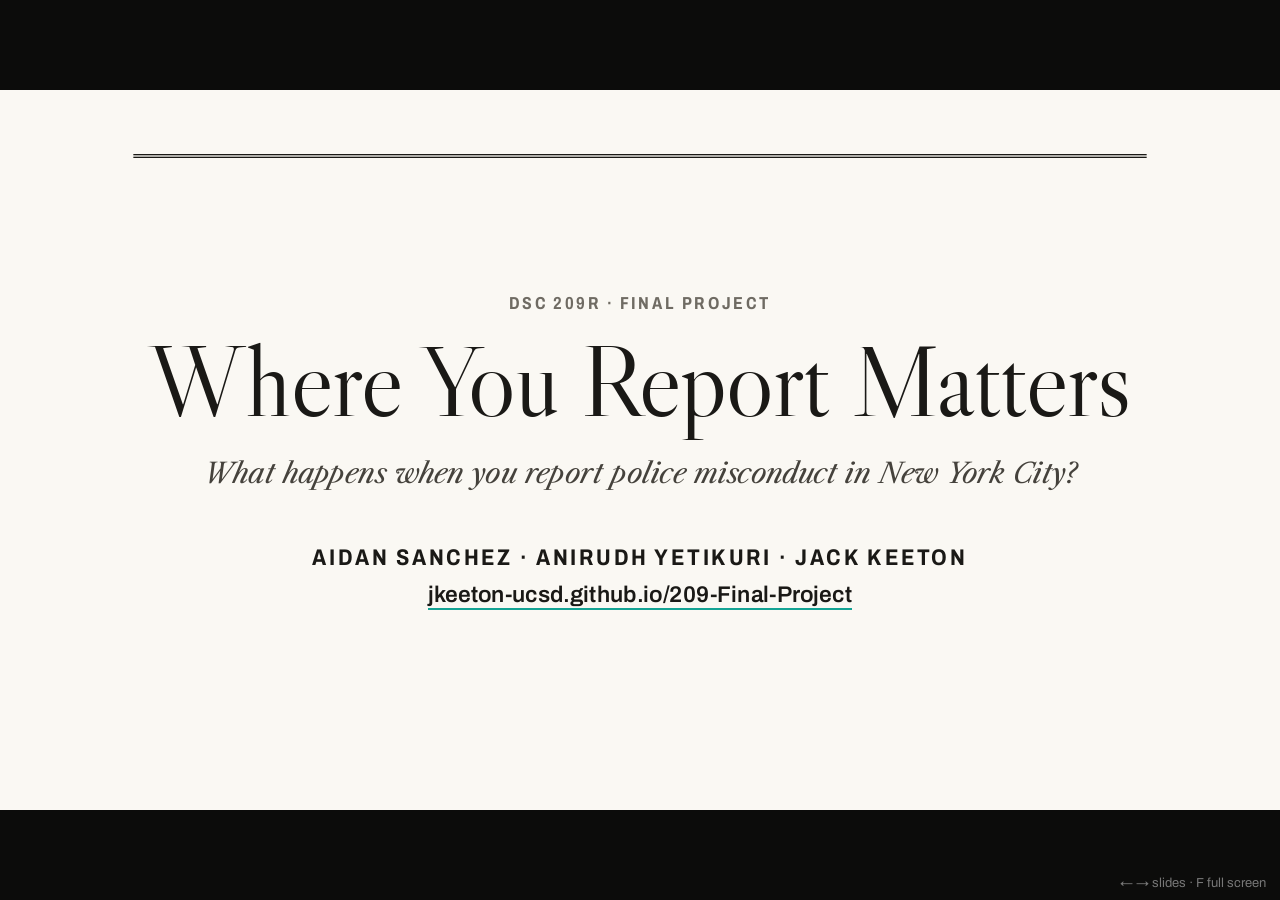
<file: video/slides.html>
<!doctype html>
<html lang="en">
<head>
<meta charset="utf-8">
<meta name="viewport" content="width=device-width, initial-scale=1">
<title>Video slides · Where You Report Matters</title>
<link rel="preconnect" href="https://fonts.googleapis.com">
<link rel="preconnect" href="https://fonts.gstatic.com" crossorigin>
<link rel="stylesheet" href="https://fonts.googleapis.com/css2?family=Archivo:wdth,wght@75..100,400..700&family=Libre+Caslon+Display&family=Libre+Caslon+Text:ital,wght@0,400;0,700;1,400&display=swap">
<!--
  Slides for the project video: 1 title card · 2 hook · 3 takeaway.
  → / Space / click: next   ← : previous   F: full screen   #2 in the URL opens slide 2.
  Bars animate each time a slide is shown, so start the screen recording, then press the key.
  ?still turns animation off (for saving each slide as a PNG to drop into a video editor).
  Numbers are hardcoded from the page's data model (js/data.js); update them here if the data changes.
-->
<style>
  :root {
    --display: "Libre Caslon Display", "Libre Caslon Text", Georgia, serif;
    --serif: "Libre Caslon Text", Georgia, serif;
    --sans: "Archivo", "Helvetica Neue", Arial, sans-serif;
    --paper: #faf8f3; --track: #efebe2; --rule: #dbd5c8;
    --ink: #1a1916; --ink-2: #45423c; --muted: #6f6b63;
    --sub: #2a78d6; --lo: #c8423f; --pulse: #14a394;
  }
  * { box-sizing: border-box; }
  html, body { margin: 0; height: 100%; background: #0c0c0b; overflow: hidden; }
  /* a fixed 1920×1080 stage, scaled to fit the window */
  .stage { position: absolute; left: 50%; top: 50%; width: 1920px; height: 1080px; transform-origin: center; }
  .slide {
    position: absolute; inset: 0; background: var(--paper); color: var(--ink); font-family: var(--sans);
    opacity: 0; transition: opacity 0.6s; pointer-events: none;
    display: flex; flex-direction: column; justify-content: center; padding: 0 200px;
  }
  .slide.on { opacity: 1; pointer-events: auto; }
  /* broadsheet rule, as on the site's masthead */
  .slide::before { content: ""; position: absolute; left: 200px; right: 200px; top: 96px; border-top: 6px double var(--ink); }
  .kicker { font-size: 26px; font-weight: 700; letter-spacing: 0.16em; text-transform: uppercase; font-stretch: 80%; color: var(--muted); margin: 0 0 28px; }
  h1 { font-family: var(--display); font-weight: 400; font-size: 150px; line-height: 1; letter-spacing: -0.01em; margin: 0 0 36px; }
  h2 { font-family: var(--display); font-weight: 400; font-size: 92px; line-height: 1.05; margin: 0 0 64px; }
  .s-take { padding-top: 60px; }
  .s-take h2 { font-size: 80px; margin-bottom: 100px; }
  .deck { font-family: var(--serif); font-style: italic; font-size: 42px; line-height: 1.35; color: var(--ink-2); margin: 0 0 80px; max-width: 1520px; }
  .names { font-size: 34px; font-weight: 700; letter-spacing: 0.12em; text-transform: uppercase; font-stretch: 85%; margin: 0 0 18px; }
  .meta { font-size: 30px; color: var(--muted); margin: 0; }
  .url { font-size: 34px; font-weight: 600; color: var(--ink); border-bottom: 3px solid var(--pulse); padding-bottom: 2px; }

  /* title card: centered like the site's hero */
  .s-title { align-items: center; text-align: center; }

  /* bars */
  .bars { display: grid; grid-template-columns: 520px 1fr; row-gap: 40px; column-gap: 40px; align-items: center; }
  .bar-label { font-family: var(--serif); font-size: 46px; text-align: right; }
  .bar-label small { display: block; font-family: var(--sans); font-size: 24px; color: var(--muted); margin-top: 4px; }
  .track { position: relative; height: 96px; background: var(--track); }
  .fill { position: absolute; left: 0; top: 0; bottom: 0; width: 0; background: var(--sub); transition: width 1.4s cubic-bezier(.2,.7,.2,1); }
  .fill.lo { background: var(--lo); }
  .fill span { position: absolute; left: calc(100% + 22px); top: 50%; transform: translateY(-50%); font-size: 64px; font-weight: 700; color: var(--ink); white-space: nowrap; font-variant-numeric: tabular-nums; }
  .note { font-size: 30px; color: var(--muted); margin: 56px 0 0 560px; line-height: 1.4; }
  .note b { color: var(--ink); }

  /* dumbbell */
  .db { position: relative; height: 240px; margin: 0 0 30px; }
  .db-axis { position: absolute; left: 0; right: 0; top: 120px; height: 4px; background: var(--rule); }
  .db-link { position: absolute; top: 116px; height: 12px; background: var(--ink); transform-origin: right; transform: scaleX(0); transition: transform 1.2s 0.4s cubic-bezier(.2,.7,.2,1); }
  .dot { position: absolute; top: 122px; width: 56px; height: 56px; margin: -28px 0 0 -28px; border-radius: 50%; }
  .dot.busy { background: var(--ink); opacity: 0; transition: opacity 0.4s 1.4s; }
  .dot.quiet { background: var(--paper); box-shadow: inset 0 0 0 7px var(--ink); }
  .dot-lab { position: absolute; transform: translateX(-50%); text-align: center; white-space: nowrap; }
  .dot-lab .v { font-size: 64px; font-weight: 700; line-height: 1; font-variant-numeric: tabular-nums; }
  .dot-lab .n { font-size: 26px; color: var(--ink-2); margin-top: 6px; }
  .dot-lab.above { bottom: 150px; } .dot-lab.below { top: 162px; }
  .busy-lab { opacity: 0; transition: opacity 0.4s 1.4s; }
  .city { position: absolute; top: 88px; height: 68px; width: 4px; margin-left: -2px; background: var(--muted); }
  .city-lab { position: absolute; top: 166px; transform: translateX(-50%); font-size: 24px; color: var(--muted); white-space: nowrap; }
  .slide.on .db-link { transform: scaleX(1); }
  .slide.on .dot.busy, .slide.on .busy-lab { opacity: 1; }
  .big { font-family: var(--display); font-size: 54px; line-height: 1.25; margin: 0; }
  .big b { font-family: var(--sans); font-weight: 700; color: var(--lo); }
  .closer { display: flex; justify-content: space-between; align-items: baseline; margin-top: 56px; padding-top: 28px; border-top: 2px solid var(--ink); }
  .closer .q { font-family: var(--serif); font-style: italic; font-size: 46px; }

  /* ?still: no animation, for exporting PNGs */
  .still * { transition: none !important; }
  .hint { position: fixed; right: 14px; bottom: 10px; font: 13px var(--sans); color: #777; }
</style>
</head>
<body>
<div class="stage" id="stage">

  <!-- 1 · Title card: project name, team, URL (required in the first frame) -->
  <section class="slide s-title">
    <p class="kicker">DSC 209R · Final Project</p>
    <h1>Where You Report Matters</h1>
    <p class="deck">What happens when you report police misconduct in New York City?</p>
    <p class="names">Aidan Sanchez · Anirudh Yetikuri · Jack Keeton</p>
    <p class="meta"><span class="url">jkeeton-ucsd.github.io/209-Final-Project</span></p>
  </section>

  <!-- 2 · Hook -->
  <section class="slide">
    <p class="kicker">Same city · Same review board · 2000–2019</p>
    <h2>How often complaints get upheld</h2>
    <div class="bars">
      <div class="bar-label">Chinatown<small>Manhattan · 0.5 complaints / 10k residents / yr</small></div>
      <div class="track"><div class="fill" data-w="40.1"><span>40%</span></div></div>
      <div class="bar-label">East New York<small>Brooklyn · 1.8 complaints / 10k residents / yr</small></div>
      <div class="track"><div class="fill lo" data-w="18.8"><span>19%</span></div></div>
    </div>
    <p class="note">The neighborhood that files <b>nearly 4× as many complaints</b> per resident gets <b>half as many</b> upheld.</p>
  </section>

  <!-- 3 · Takeaway -->
  <section class="slide s-take">
    <p class="kicker">The takeaway</p>
    <h2>Where complaints pile up, fewer are upheld</h2>
    <!-- x scale: 15% → 0px, 35% → 1520px (76px per point) -->
    <div class="db">
      <div class="db-axis"></div>
      <div class="db-link" style="left:608px;width:608px"></div>
      <div class="city" style="left:745px"></div>
      <div class="city-lab" style="left:745px">City average 25%</div>
      <div class="dot quiet" style="left:1216px"></div>
      <div class="dot busy" style="left:608px"></div>
      <div class="dot-lab above" style="left:1216px"><div class="v">31%</div><div class="n">Quietest quarter of precincts</div></div>
      <div class="dot-lab above busy-lab" style="left:608px"><div class="v">23%</div><div class="n">Busiest quarter of precincts</div></div>
    </div>
    <p class="big">Allegations from the busiest precincts are <b>27% less likely</b> to be upheld, though they file the same mix of complaints.</p>
    <div class="closer"><span class="q">Where do you call home?</span><span class="url">jkeeton-ucsd.github.io/209-Final-Project</span></div>
  </section>

</div>
<div class="hint" id="hint">← → slides · F full screen</div>
<script>
  const slides = [...document.querySelectorAll(".slide")], stage = document.getElementById("stage");
  const fit = () => { const s = Math.min(innerWidth / 1920, innerHeight / 1080); stage.style.transform = `translate(-50%,-50%) scale(${s})`; };
  addEventListener("resize", fit); fit();
  const STILL = location.search.includes("still");
  if (STILL) document.documentElement.classList.add("still");
  let cur = -1;
  function show(i) {
    i = Math.max(0, Math.min(slides.length - 1, i));
    slides.forEach((s, j) => s.classList.toggle("on", j === i));
    // replay the bar growth every time a slide is shown
    slides[i].querySelectorAll(".fill").forEach(f => { f.style.transition = "none"; f.style.width = 0; void f.offsetWidth; f.style.transition = ""; });
    setTimeout(() => slides[i].querySelectorAll(".fill").forEach(f => f.style.width = f.dataset.w * 1.6 + "%"), STILL ? 0 : 350);
    cur = i; history.replaceState(null, "", "#" + (i + 1));
  }
  addEventListener("keydown", e => {
    if (["ArrowRight", " ", "PageDown"].includes(e.key)) show(cur + 1);
    else if (["ArrowLeft", "PageUp"].includes(e.key)) show(cur - 1);
    else if (e.key.toLowerCase() === "f") document.fullscreenElement ? document.exitFullscreen() : document.documentElement.requestFullscreen();
    else return;
    e.preventDefault();
  });
  addEventListener("click", () => show(cur + 1));
  document.addEventListener("fullscreenchange", () => document.getElementById("hint").style.display = document.fullscreenElement ? "none" : "");
  show((parseInt(location.hash.slice(1)) || 1) - 1);
</script>
</body>
</html>
</file>
